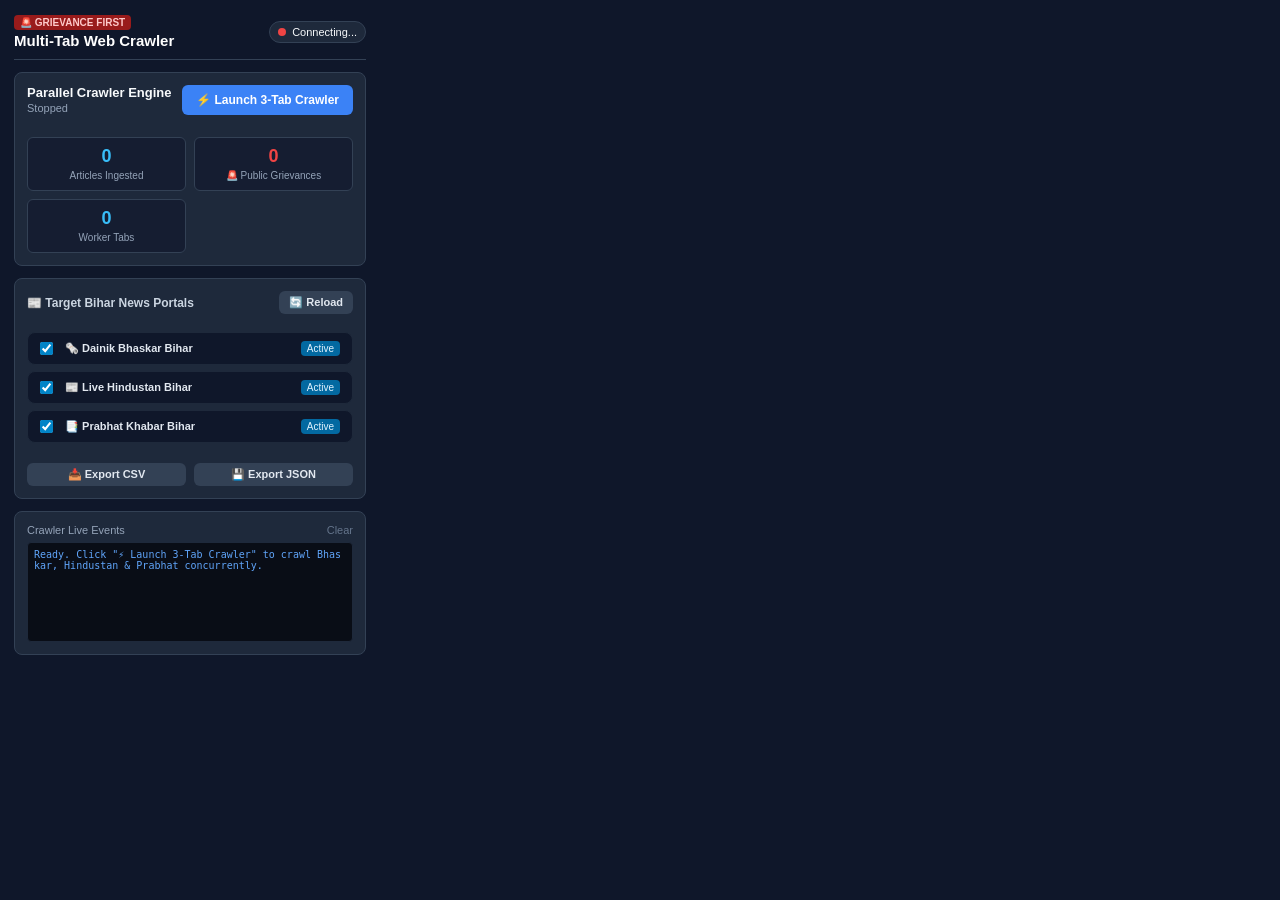
<file: extensions/bihar_news_scraper/popup.html>
<!DOCTYPE html>
<html lang="en">
<head>
  <meta charset="UTF-8">
  <title>Bihar News Multi-Tab Grievance Crawler</title>
  <link rel="stylesheet" href="popup.css">
  <style>
    .portal-list {
      display: flex;
      flex-direction: column;
      gap: 6px;
      margin-top: 8px;
    }
    .portal-item {
      display: flex;
      align-items: center;
      justify-content: space-between;
      background: #0f172a;
      padding: 8px 12px;
      border-radius: 8px;
      border: 1px solid #1e293b;
      font-size: 11px;
    }
    .portal-name {
      font-weight: 600;
      color: #e2e8f0;
      display: flex;
      align-items: center;
      gap: 6px;
    }
    .portal-badge {
      font-size: 10px;
      padding: 2px 6px;
      border-radius: 4px;
      background: #0369a1;
      color: #e0f2fe;
    }
    .grievance-highlight {
      color: #ef4444 !important;
      font-weight: 700 !important;
    }
  </style>
</head>
<body>
  <div class="popup-container">
    <header class="header">
      <div class="header-left">
        <span class="badge-tag" style="background: #991b1b; color: #fecaca;">🚨 GRIEVANCE FIRST</span>
        <h2>Multi-Tab Web Crawler</h2>
      </div>
      <div class="status-indicator" id="wsStatus">
        <span class="dot"></span>
        <span id="wsStatusText">Connecting...</span>
      </div>
    </header>

    <!-- Master Controls -->
    <div class="card control-card">
      <div class="toggle-row">
        <div>
          <span class="label-title">Parallel Crawler Engine</span>
          <span class="label-sub" id="scrapeStateLabel">Stopped</span>
        </div>
        <button id="toggleScrapeBtn" class="btn btn-primary">⚡ Launch 3-Tab Crawler</button>
      </div>

      <div class="stats-grid" style="margin-top: 12px;">
        <div class="stat-box">
          <span class="stat-num" id="totalScrapedCount">0</span>
          <span class="stat-name">Articles Ingested</span>
        </div>
        <div class="stat-box">
          <span class="stat-num grievance-highlight" id="totalGrievanceCount">0</span>
          <span class="stat-name">🚨 Public Grievances</span>
        </div>
        <div class="stat-box">
          <span class="stat-num" id="activeTabsCount">0</span>
          <span class="stat-name">Worker Tabs</span>
        </div>
      </div>
    </div>

    <!-- Multi-Website Portal Matrix -->
    <div class="card test-card">
      <div class="card-header" style="display: flex; align-items: center; justify-content: space-between;">
        <h3>📰 Target Bihar News Portals</h3>
        <button id="reloadExtBtn" class="btn btn-secondary btn-sm" title="Reload extension to apply latest code updates">🔄 Reload</button>
      </div>
      <div class="portal-list">
        <div class="portal-item">
          <label class="portal-name">
            <input type="checkbox" id="chkBhaskar" checked style="accent-color: #0284c7; margin-right: 6px;">
            🗞️ Dainik Bhaskar Bihar
          </label>
          <span class="portal-badge" id="badgeBhaskar">Active</span>
        </div>
        <div class="portal-item">
          <label class="portal-name">
            <input type="checkbox" id="chkHindustan" checked style="accent-color: #0284c7; margin-right: 6px;">
            📰 Live Hindustan Bihar
          </label>
          <span class="portal-badge" id="badgeHindustan">Active</span>
        </div>
        <div class="portal-item">
          <label class="portal-name">
            <input type="checkbox" id="chkPrabhat" checked style="accent-color: #0284c7; margin-right: 6px;">
            📑 Prabhat Khabar Bihar
          </label>
          <span class="portal-badge" id="badgePrabhat">Active</span>
        </div>
      </div>
      <div style="display: flex; gap: 8px; margin-top: 10px;">
        <button id="exportCsvBtn" class="btn btn-secondary btn-sm" style="flex: 1;">📥 Export CSV</button>
        <button id="exportJsonBtn" class="btn btn-secondary btn-sm" style="flex: 1;">💾 Export JSON</button>
      </div>
    </div>

    <!-- Extension Logs -->
    <div class="card logs-card">
      <div class="logs-header">
        <span>Crawler Live Events</span>
        <span class="logs-clear" id="clearLogsBtn">Clear</span>
      </div>
      <div class="logs-console" id="logsConsole">
        <div class="log-line info">Ready. Click "⚡ Launch 3-Tab Crawler" to crawl Bhaskar, Hindustan & Prabhat concurrently.</div>
      </div>
    </div>
  </div>

  <script src="popup.js"></script>
</body>
</html>
</file>
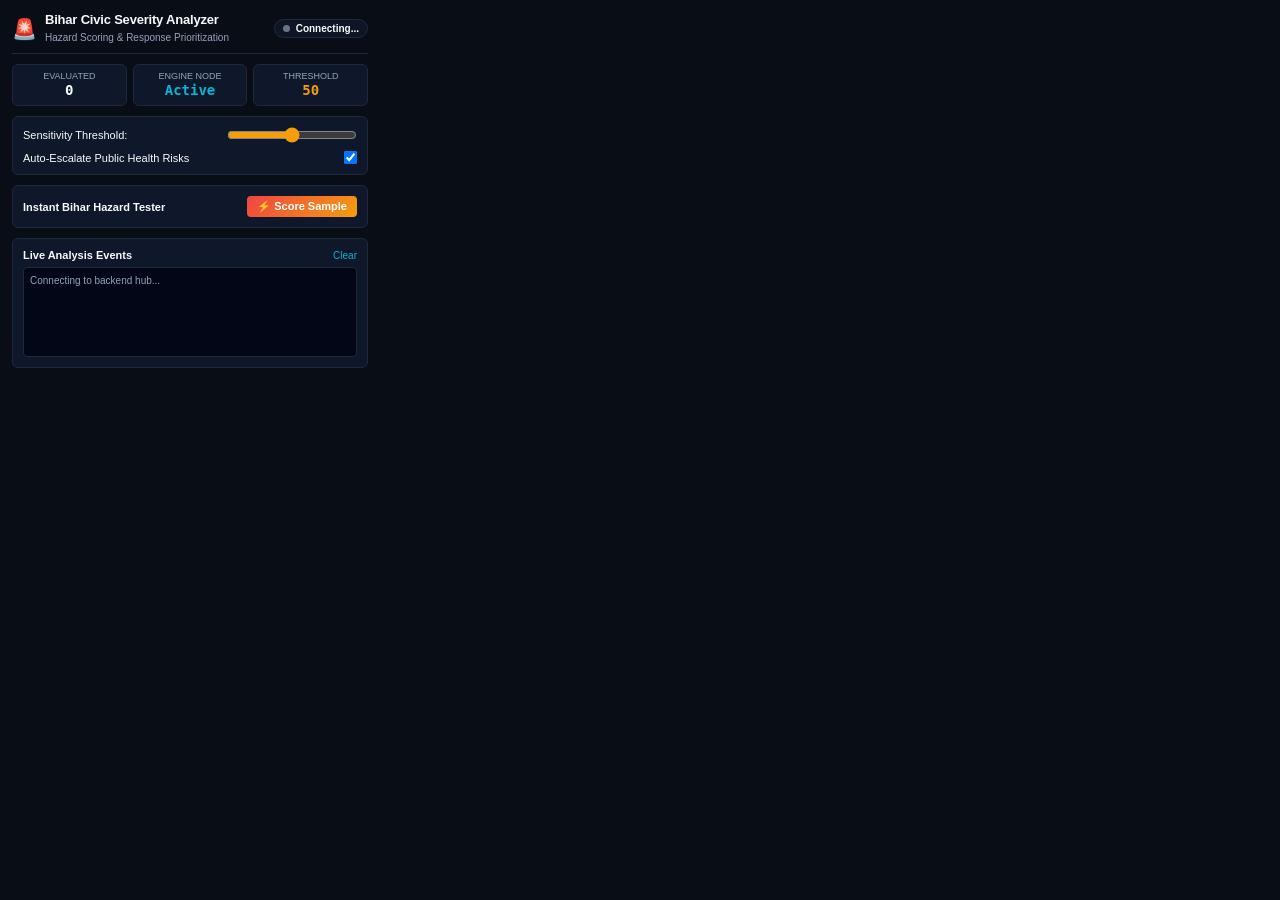
<file: extensions/civic_severity_scorer/popup.html>
<!DOCTYPE html>
<html lang="en">
<head>
  <meta charset="UTF-8">
  <title>Civic Priority & Severity Analyzer</title>
  <link rel="stylesheet" href="popup.css">
</head>
<body>
  <div class="popup-container">
    <!-- Header -->
    <header class="header">
      <div class="brand">
        <span class="icon">🚨</span>
        <div>
          <h2>Bihar Civic Severity Analyzer</h2>
          <span class="subtitle">Hazard Scoring & Response Prioritization</span>
        </div>
      </div>
      <div class="status-indicator">
        <span class="status-dot" id="wsStatus"></span>
        <span class="status-text" id="wsStatusText">Connecting...</span>
      </div>
    </header>

    <!-- Metrics Bar -->
    <div class="metrics-grid">
      <div class="metric-card">
        <span class="metric-label">Evaluated</span>
        <span class="metric-value" id="totalScoredCount">0</span>
      </div>
      <div class="metric-card">
        <span class="metric-label">Engine Node</span>
        <span class="metric-value text-accent">Active</span>
      </div>
      <div class="metric-card">
        <span class="metric-label">Threshold</span>
        <span class="metric-value text-warning" id="thresholdValue">50</span>
      </div>
    </div>

    <!-- Controls -->
    <section class="controls-card">
      <div class="control-row">
        <label for="thresholdSlider">Sensitivity Threshold:</label>
        <input type="range" id="thresholdSlider" min="10" max="90" value="50">
      </div>
      <div class="control-row" style="margin-top: 8px;">
        <label for="autoHealthToggle" style="font-size: 11px;">Auto-Escalate Public Health Risks</label>
        <input type="checkbox" id="autoHealthToggle" checked>
      </div>
    </section>

    <!-- Standalone Test Box -->
    <section class="test-card">
      <div class="test-header">
        <span>Instant Bihar Hazard Tester</span>
        <button id="runSampleScoreBtn" class="btn btn-primary btn-sm">⚡ Score Sample</button>
      </div>
      <div id="testOutputBox" class="test-output hidden">
        <div class="score-banner">
          <div class="score-circle" id="scoreCircle">88</div>
          <div class="score-details">
            <span class="badge" id="priorityBadge">CRITICAL_DISASTER</span>
            <span class="category-text" id="categoryText">INFRASTRUCTURE_HAZARD</span>
          </div>
        </div>
        <div class="recs-box">
          <strong>Recommended Mitigation:</strong>
          <ul id="recommendationsList"></ul>
        </div>
      </div>
    </section>

    <!-- Console Logs -->
    <section class="logs-card">
      <div class="logs-header">
        <span>Live Analysis Events</span>
        <button id="clearLogsBtn" class="btn-link">Clear</button>
      </div>
      <div class="logs-console" id="logsConsole">
        <div class="log-line info">Connecting to backend hub...</div>
      </div>
    </section>
  </div>

  <script src="popup.js"></script>
</body>
</html>
</file>
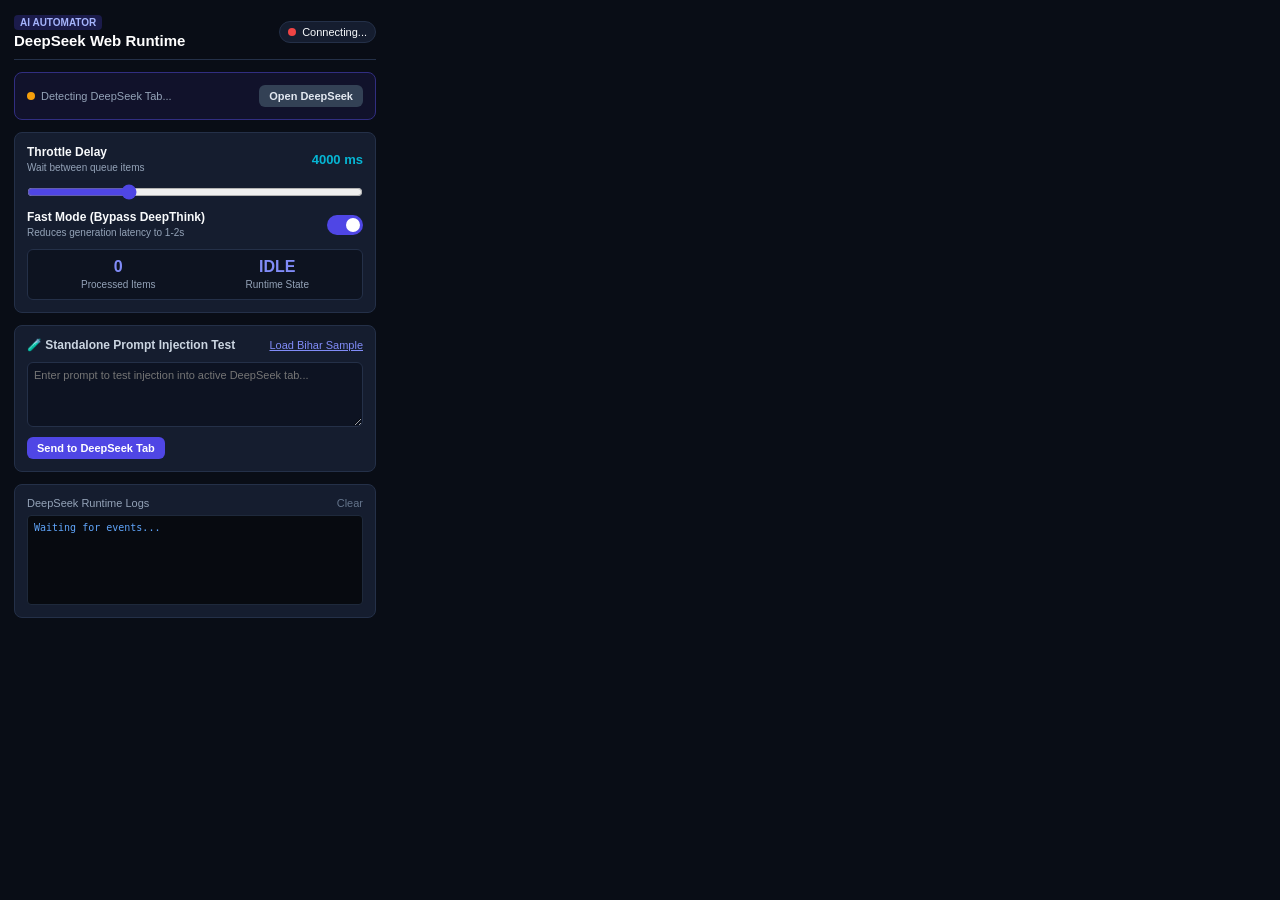
<file: extensions/deepseek_automator/popup.html>
<!DOCTYPE html>
<html lang="en">
<head>
  <meta charset="UTF-8">
  <title>DeepSeek AI Automator</title>
  <link rel="stylesheet" href="popup.css">
</head>
<body>
  <div class="popup-container">
    <header class="header">
      <div class="header-left">
        <span class="badge-tag">AI AUTOMATOR</span>
        <h2>DeepSeek Web Runtime</h2>
      </div>
      <div class="status-indicator" id="wsStatus">
        <span class="dot"></span>
        <span id="wsStatusText">Connecting...</span>
      </div>
    </header>

    <!-- DeepSeek Tab Status Banner -->
    <div class="card tab-card" id="tabStatusCard">
      <div class="tab-status-row">
        <div class="tab-indicator" id="tabIndicator">
          <span class="dot-tab"></span>
          <span id="tabStatusLabel">Detecting DeepSeek Tab...</span>
        </div>
        <button id="openDeepSeekBtn" class="btn btn-secondary btn-sm">Open DeepSeek</button>
      </div>
    </div>

    <!-- Processing Settings -->
    <div class="card control-card">
      <div class="setting-row">
        <div class="label-group">
          <span class="label-title">Throttle Delay</span>
          <span class="label-sub">Wait between queue items</span>
        </div>
        <span id="throttleValue" class="highlight-val">4000 ms</span>
      </div>
      <input type="range" id="throttleSlider" min="1500" max="10000" step="500" value="4000">

      <div class="setting-toggle-row">
        <div>
          <span class="label-title">Fast Mode (Bypass DeepThink)</span>
          <span class="label-sub">Reduces generation latency to 1-2s</span>
        </div>
        <label class="switch">
          <input type="checkbox" id="disableDeepThinkToggle" checked>
          <span class="slider-toggle"></span>
        </label>
      </div>

      <div class="stats-row">
        <div class="stat-item">
          <span class="num" id="totalProcessedCount">0</span>
          <span class="lbl">Processed Items</span>
        </div>
        <div class="stat-item">
          <span class="num" id="aiStatusState">IDLE</span>
          <span class="lbl">Runtime State</span>
        </div>
      </div>
    </div>

    <!-- Standalone Test Box -->
    <div class="card test-card">
      <div class="card-header">
        <h3>🧪 Standalone Prompt Injection Test</h3>
        <button id="loadSamplePromptBtn" class="btn-link">Load Bihar Sample</button>
      </div>
      <textarea id="testPromptInput" placeholder="Enter prompt to test injection into active DeepSeek tab..."></textarea>
      <div class="test-action-row">
        <button id="runTestPromptBtn" class="btn btn-primary btn-sm">Send to DeepSeek Tab</button>
        <span id="testTimerLabel" class="timer-label"></span>
      </div>
      <div id="testOutputContainer" class="test-output hidden">
        <span class="output-title">DeepSeek Output:</span>
        <pre id="testOutputPre"></pre>
      </div>
    </div>

    <!-- Logs -->
    <div class="card logs-card">
      <div class="logs-header">
        <span>DeepSeek Runtime Logs</span>
        <span class="logs-clear" id="clearLogsBtn">Clear</span>
      </div>
      <div class="logs-console" id="logsConsole">
        <div class="log-line info">Waiting for events...</div>
      </div>
    </div>
  </div>

  <script src="popup.js"></script>
</body>
</html>
</file>
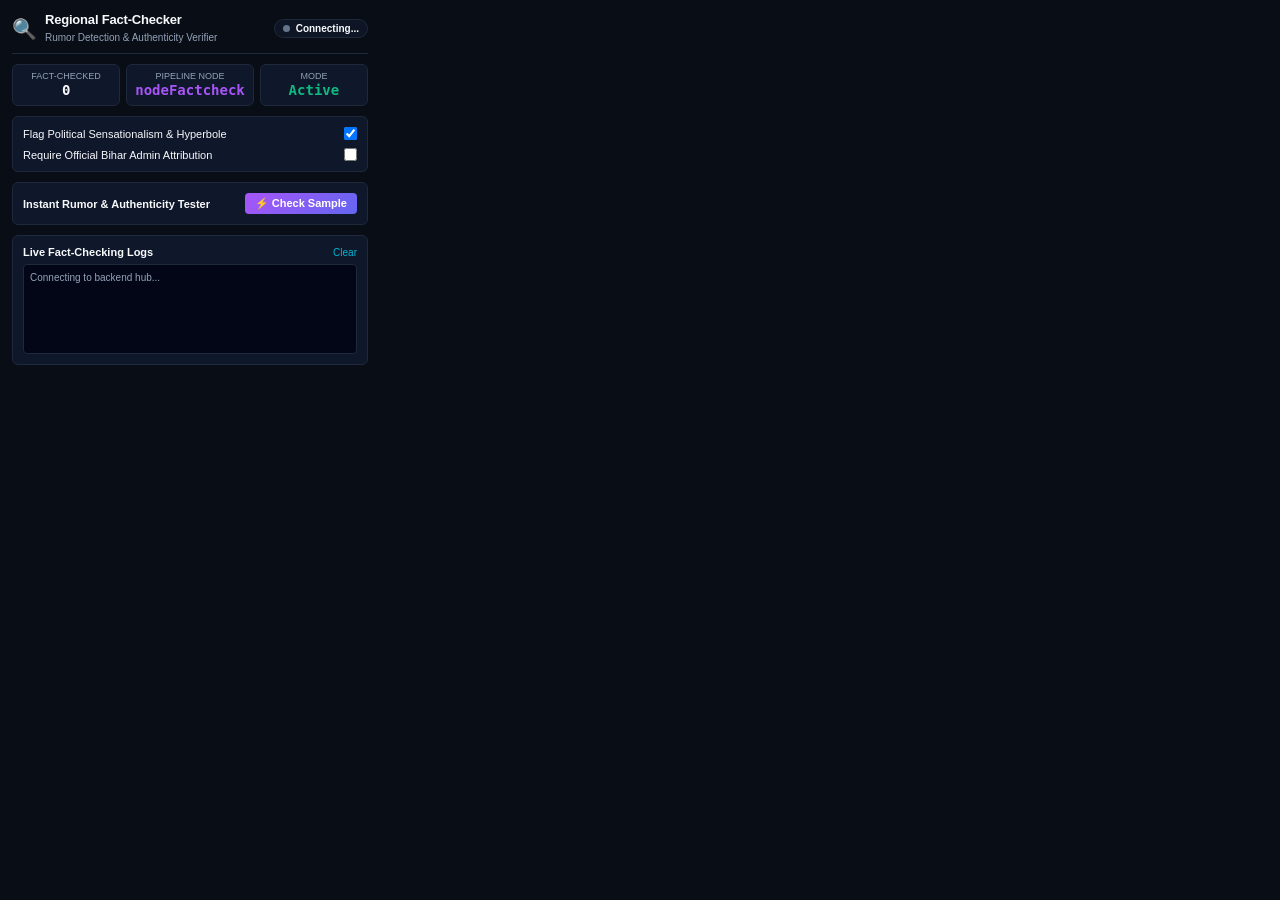
<file: extensions/regional_fact_checker/popup.html>
<!DOCTYPE html>
<html lang="en">
<head>
  <meta charset="UTF-8">
  <title>Regional Fact-Checker & Authenticity Ext</title>
  <link rel="stylesheet" href="popup.css">
</head>
<body>
  <div class="popup-container">
    <!-- Header -->
    <header class="header">
      <div class="brand">
        <span class="icon">🔍</span>
        <div>
          <h2>Regional Fact-Checker</h2>
          <span class="subtitle">Rumor Detection & Authenticity Verifier</span>
        </div>
      </div>
      <div class="status-indicator">
        <span class="status-dot" id="wsStatus"></span>
        <span class="status-text" id="wsStatusText">Connecting...</span>
      </div>
    </header>

    <!-- Metrics Bar -->
    <div class="metrics-grid">
      <div class="metric-card">
        <span class="metric-label">Fact-Checked</span>
        <span class="metric-value" id="totalCheckedCount">0</span>
      </div>
      <div class="metric-card">
        <span class="metric-label">Pipeline Node</span>
        <span class="metric-value text-accent">nodeFactcheck</span>
      </div>
      <div class="metric-card">
        <span class="metric-label">Mode</span>
        <span class="metric-value text-emerald">Active</span>
      </div>
    </div>

    <!-- Controls -->
    <section class="controls-card">
      <div class="control-row">
        <label for="flagClickbaitToggle">Flag Political Sensationalism & Hyperbole</label>
        <input type="checkbox" id="flagClickbaitToggle" checked>
      </div>
      <div class="control-row" style="margin-top: 8px;">
        <label for="strictOfficialToggle">Require Official Bihar Admin Attribution</label>
        <input type="checkbox" id="strictOfficialToggle">
      </div>
    </section>

    <!-- Standalone Test Box -->
    <section class="test-card">
      <div class="test-header">
        <span>Instant Rumor & Authenticity Tester</span>
        <button id="runFactcheckTestBtn" class="btn btn-primary btn-sm">⚡ Check Sample</button>
      </div>
      <div id="testOutputBox" class="test-output hidden">
        <div class="verdict-banner">
          <div class="score-pill" id="credibilityPill">Score: 45</div>
          <span class="badge" id="verdictBadge">UNVERIFIED_RUMOR</span>
        </div>
        <p class="notes-text" id="verificationNotes">Lacks official administrative confirmation.</p>
      </div>
    </section>

    <!-- Console Logs -->
    <section class="logs-card">
      <div class="logs-header">
        <span>Live Fact-Checking Logs</span>
        <button id="clearLogsBtn" class="btn-link">Clear</button>
      </div>
      <div class="logs-console" id="logsConsole">
        <div class="log-line info">Connecting to backend hub...</div>
      </div>
    </section>
  </div>

  <script src="popup.js"></script>
</body>
</html>
</file>
<file: extensions/bihar_news_scraper/popup.css>
:root {
  --bg-dark: #0f172a;
  --card-bg: #1e293b;
  --card-border: #334155;
  --primary: #3b82f6;
  --primary-hover: #2563eb;
  --accent-green: #10b981;
  --accent-amber: #f59e0b;
  --accent-red: #ef4444;
  --text-main: #f8fafc;
  --text-muted: #94a3b8;
  --font-family: -apple-system, BlinkMacSystemFont, "Segoe UI", Roboto, sans-serif;
}

* {
  box-sizing: border-box;
  margin: 0;
  padding: 0;
}

body {
  width: 380px;
  background-color: var(--bg-dark);
  color: var(--text-main);
  font-family: var(--font-family);
  font-size: 13px;
  user-select: none;
}

.popup-container {
  padding: 14px;
  display: flex;
  flex-direction: column;
  gap: 12px;
}

.header {
  display: flex;
  justify-content: space-between;
  align-items: center;
  border-bottom: 1px solid var(--card-border);
  padding-bottom: 10px;
}

.badge-tag {
  display: inline-block;
  background: rgba(59, 130, 246, 0.2);
  color: #60a5fa;
  font-size: 10px;
  font-weight: 700;
  padding: 2px 6px;
  border-radius: 4px;
  margin-bottom: 2px;
}

.header h2 {
  font-size: 15px;
  font-weight: 600;
  color: #fff;
}

.status-indicator {
  display: flex;
  align-items: center;
  gap: 6px;
  font-size: 11px;
  padding: 4px 8px;
  background: #1e293b;
  border-radius: 12px;
  border: 1px solid var(--card-border);
}

.status-indicator .dot {
  width: 8px;
  height: 8px;
  border-radius: 50%;
  background-color: var(--accent-red);
}

.status-indicator.connected .dot {
  background-color: var(--accent-green);
  box-shadow: 0 0 8px rgba(16, 185, 129, 0.6);
}

.status-indicator.connected {
  border-color: rgba(16, 185, 129, 0.4);
}

.card {
  background: var(--card-bg);
  border: 1px solid var(--card-border);
  border-radius: 8px;
  padding: 12px;
  display: flex;
  flex-direction: column;
  gap: 10px;
}

.toggle-row {
  display: flex;
  justify-content: space-between;
  align-items: center;
}

.label-title {
  display: block;
  font-weight: 600;
  font-size: 13px;
}

.label-sub {
  font-size: 11px;
  color: var(--text-muted);
}

.btn {
  cursor: pointer;
  border: none;
  border-radius: 6px;
  font-weight: 600;
  padding: 8px 14px;
  transition: all 0.2s ease;
  font-size: 12px;
}

.btn-primary {
  background: var(--primary);
  color: white;
}

.btn-primary:hover {
  background: var(--primary-hover);
}

.btn-primary.running {
  background: var(--accent-amber);
  color: #111;
}

.btn-secondary {
  background: #334155;
  color: #e2e8f0;
}

.btn-secondary:hover {
  background: #475569;
}

.btn-sm {
  padding: 5px 10px;
  font-size: 11px;
}

.slider-row {
  display: flex;
  flex-direction: column;
  gap: 4px;
}

.slider-header {
  display: flex;
  justify-content: space-between;
  font-size: 11px;
  color: var(--text-muted);
}

.highlight-val {
  color: #60a5fa;
  font-weight: bold;
}

input[type="range"] {
  width: 100%;
  accent-color: var(--primary);
  cursor: pointer;
}

.stats-grid {
  display: grid;
  grid-template-columns: 1fr 1fr;
  gap: 8px;
  margin-top: 4px;
}

.stat-box {
  background: rgba(15, 23, 42, 0.6);
  border: 1px solid var(--card-border);
  border-radius: 6px;
  padding: 8px;
  text-align: center;
}

.stat-num {
  display: block;
  font-size: 18px;
  font-weight: 700;
  color: #38bdf8;
}

.stat-name {
  font-size: 10px;
  color: var(--text-muted);
}

.card-header {
  display: flex;
  justify-content: space-between;
  align-items: center;
}

.card-header h3 {
  font-size: 12px;
  font-weight: 600;
  color: #cbd5e1;
}

.test-result {
  background: rgba(15, 23, 42, 0.8);
  border: 1px solid var(--card-border);
  border-radius: 6px;
  padding: 10px;
  display: flex;
  flex-direction: column;
  gap: 6px;
}

.test-result.hidden {
  display: none;
}

.preview-media {
  position: relative;
  width: 100%;
  height: 110px;
  border-radius: 4px;
  overflow: hidden;
  background: #000;
}

.preview-media img {
  width: 100%;
  height: 100%;
  object-fit: cover;
}

.img-badge {
  position: absolute;
  top: 6px;
  right: 6px;
  background: rgba(0, 0, 0, 0.75);
  font-size: 9px;
  padding: 2px 6px;
  border-radius: 3px;
  color: #38bdf8;
  font-family: monospace;
}

.test-title {
  font-size: 12px;
  font-weight: 600;
  line-height: 1.3;
}

.test-snippet {
  font-size: 11px;
  color: var(--text-muted);
  line-height: 1.3;
  display: -webkit-box;
  -webkit-line-clamp: 2;
  -webkit-box-orient: vertical;
  overflow: hidden;
}

.test-meta {
  display: flex;
  gap: 6px;
}

.tag {
  background: #334155;
  color: #94a3b8;
  font-size: 9px;
  padding: 2px 6px;
  border-radius: 3px;
}

.logs-card {
  gap: 6px;
}

.logs-header {
  display: flex;
  justify-content: space-between;
  font-size: 11px;
  color: var(--text-muted);
}

.logs-clear {
  cursor: pointer;
  color: #64748b;
}

.logs-clear:hover {
  color: #cbd5e1;
}

.logs-console {
  height: 100px;
  background: #090d16;
  border: 1px solid #1e293b;
  border-radius: 4px;
  padding: 6px;
  font-family: monospace;
  font-size: 10px;
  overflow-y: auto;
  display: flex;
  flex-direction: column;
  gap: 4px;
}

.log-line {
  color: #94a3b8;
  word-break: break-all;
}

.log-line.info { color: #60a5fa; }
.log-line.success { color: #34d399; }
.log-line.warn { color: #fbbf24; }
.log-line.error { color: #f87171; }
</file>
<file: extensions/civic_severity_scorer/popup.css>
:root {
  --bg-dark: #090d16;
  --bg-card: #0f172a;
  --border-color: #1e293b;
  --accent-red: #ef4444;
  --accent-amber: #f59e0b;
  --accent-cyan: #06b6d4;
  --accent-emerald: #10b981;
  --text-main: #f8fafc;
  --text-muted: #94a3b8;
  --font-mono: "Fira Code", monospace;
}

* {
  box-sizing: border-box;
  margin: 0;
  padding: 0;
  font-family: -apple-system, BlinkMacSystemFont, "Segoe UI", Roboto, sans-serif;
}

body {
  width: 380px;
  background-color: var(--bg-dark);
  color: var(--text-main);
  padding: 12px;
}

.popup-container {
  display: flex;
  flex-direction: column;
  gap: 10px;
}

.header {
  display: flex;
  justify-content: space-between;
  align-items: center;
  border-bottom: 1px solid var(--border-color);
  padding-bottom: 8px;
}

.brand {
  display: flex;
  align-items: center;
  gap: 8px;
}

.icon {
  font-size: 20px;
}

h2 {
  font-size: 13px;
  font-weight: 700;
  letter-spacing: -0.2px;
}

.subtitle {
  font-size: 10px;
  color: var(--text-muted);
}

.status-indicator {
  display: flex;
  align-items: center;
  gap: 6px;
  background: rgba(15, 23, 42, 0.8);
  border: 1px solid var(--border-color);
  padding: 3px 8px;
  border-radius: 12px;
}

.status-dot {
  width: 7px;
  height: 7px;
  border-radius: 50%;
  background-color: #64748b;
}

.status-dot.connected {
  background-color: var(--accent-emerald);
  box-shadow: 0 0 6px var(--accent-emerald);
}

.status-text {
  font-size: 10px;
  font-weight: 600;
}

.metrics-grid {
  display: grid;
  grid-template-columns: repeat(3, 1fr);
  gap: 6px;
}

.metric-card {
  background: var(--bg-card);
  border: 1px solid var(--border-color);
  border-radius: 6px;
  padding: 6px 8px;
  text-align: center;
}

.metric-label {
  display: block;
  font-size: 9px;
  color: var(--text-muted);
  text-transform: uppercase;
}

.metric-value {
  font-size: 14px;
  font-weight: 700;
  font-family: var(--font-mono);
}

.text-accent { color: var(--accent-cyan); }
.text-warning { color: var(--accent-amber); }

.controls-card, .test-card, .logs-card {
  background: var(--bg-card);
  border: 1px solid var(--border-color);
  border-radius: 6px;
  padding: 10px;
}

.control-row {
  display: flex;
  justify-content: space-between;
  align-items: center;
  font-size: 11px;
}

input[type="range"] {
  accent-color: var(--accent-amber);
  width: 130px;
}

.test-header {
  display: flex;
  justify-content: space-between;
  align-items: center;
  font-size: 11px;
  font-weight: 600;
}

.btn {
  border: none;
  border-radius: 4px;
  padding: 4px 10px;
  font-size: 11px;
  font-weight: 600;
  cursor: pointer;
  transition: all 0.2s;
}

.btn-primary {
  background: linear-gradient(135deg, #ef4444, #f59e0b);
  color: white;
}

.btn-primary:hover {
  opacity: 0.9;
}

.btn-link {
  background: none;
  border: none;
  color: var(--accent-cyan);
  font-size: 10px;
  cursor: pointer;
}

.test-output {
  margin-top: 8px;
  background: #020617;
  border: 1px solid #334155;
  border-radius: 6px;
  padding: 8px;
}

.test-output.hidden { display: none; }

.score-banner {
  display: flex;
  align-items: center;
  gap: 10px;
  margin-bottom: 6px;
}

.score-circle {
  width: 36px;
  height: 36px;
  border-radius: 50%;
  background: #7f1d1d;
  color: #fca5a5;
  border: 2px solid #ef4444;
  display: flex;
  align-items: center;
  justify-content: center;
  font-size: 16px;
  font-weight: 800;
  font-family: var(--font-mono);
}

.badge {
  display: inline-block;
  background: #ef4444;
  color: white;
  font-size: 9px;
  font-weight: 700;
  padding: 2px 6px;
  border-radius: 3px;
}

.category-text {
  display: block;
  font-size: 10px;
  color: var(--text-muted);
  margin-top: 2px;
}

.recs-box {
  font-size: 10px;
  color: #cbd5e1;
  border-top: 1px dashed #334155;
  padding-top: 6px;
}

.recs-box ul {
  padding-left: 14px;
  margin-top: 4px;
}

.logs-header {
  display: flex;
  justify-content: space-between;
  align-items: center;
  font-size: 11px;
  font-weight: 600;
  margin-bottom: 6px;
}

.logs-console {
  background: #020617;
  border: 1px solid #1e293b;
  border-radius: 4px;
  height: 90px;
  overflow-y: auto;
  padding: 6px;
  font-family: var(--font-mono);
  font-size: 10px;
}

.log-line {
  line-height: 1.4;
  margin-bottom: 2px;
}

.log-line.info { color: #94a3b8; }
.log-line.success { color: var(--accent-emerald); }
.log-line.warn { color: var(--accent-amber); }
.log-line.error { color: var(--accent-red); }
</file>
<file: extensions/deepseek_automator/popup.css>
:root {
  --bg-dark: #090d16;
  --card-bg: #151d2f;
  --card-border: #243048;
  --primary: #4f46e5;
  --primary-hover: #4338ca;
  --accent-cyan: #06b6d4;
  --accent-green: #10b981;
  --accent-amber: #f59e0b;
  --accent-red: #ef4444;
  --text-main: #f8fafc;
  --text-muted: #94a3b8;
  --font-family: -apple-system, BlinkMacSystemFont, "Segoe UI", Roboto, sans-serif;
}

* {
  box-sizing: border-box;
  margin: 0;
  padding: 0;
}

body {
  width: 390px;
  background-color: var(--bg-dark);
  color: var(--text-main);
  font-family: var(--font-family);
  font-size: 13px;
  user-select: none;
}

.popup-container {
  padding: 14px;
  display: flex;
  flex-direction: column;
  gap: 12px;
}

.header {
  display: flex;
  justify-content: space-between;
  align-items: center;
  border-bottom: 1px solid var(--card-border);
  padding-bottom: 10px;
}

.badge-tag {
  display: inline-block;
  background: rgba(79, 70, 229, 0.25);
  color: #a5b4fc;
  font-size: 10px;
  font-weight: 700;
  padding: 2px 6px;
  border-radius: 4px;
  margin-bottom: 2px;
}

.header h2 {
  font-size: 15px;
  font-weight: 600;
  color: #fff;
}

.status-indicator {
  display: flex;
  align-items: center;
  gap: 6px;
  font-size: 11px;
  padding: 4px 8px;
  background: var(--card-bg);
  border-radius: 12px;
  border: 1px solid var(--card-border);
}

.status-indicator .dot {
  width: 8px;
  height: 8px;
  border-radius: 50%;
  background-color: var(--accent-red);
}

.status-indicator.connected .dot {
  background-color: var(--accent-green);
  box-shadow: 0 0 8px rgba(16, 185, 129, 0.6);
}

.card {
  background: var(--card-bg);
  border: 1px solid var(--card-border);
  border-radius: 8px;
  padding: 12px;
  display: flex;
  flex-direction: column;
  gap: 10px;
}

.tab-card {
  border-color: #312e81;
  background: rgba(30, 27, 75, 0.4);
}

.tab-status-row {
  display: flex;
  justify-content: space-between;
  align-items: center;
}

.tab-indicator {
  display: flex;
  align-items: center;
  gap: 6px;
  font-size: 11px;
  color: var(--text-muted);
}

.dot-tab {
  width: 8px;
  height: 8px;
  border-radius: 50%;
  background: var(--accent-amber);
}

.tab-indicator.active .dot-tab {
  background: var(--accent-green);
  box-shadow: 0 0 6px var(--accent-green);
}

.tab-indicator.active {
  color: #a7f3d0;
  font-weight: 500;
}

.setting-row, .setting-toggle-row {
  display: flex;
  justify-content: space-between;
  align-items: center;
}

.label-title {
  display: block;
  font-weight: 600;
  font-size: 12px;
}

.label-sub {
  font-size: 10px;
  color: var(--text-muted);
}

.highlight-val {
  color: var(--accent-cyan);
  font-weight: bold;
}

input[type="range"] {
  width: 100%;
  accent-color: var(--primary);
  cursor: pointer;
}

.switch {
  position: relative;
  display: inline-block;
  width: 36px;
  height: 20px;
}

.switch input {
  opacity: 0;
  width: 0;
  height: 0;
}

.slider-toggle {
  position: absolute;
  cursor: pointer;
  top: 0; left: 0; right: 0; bottom: 0;
  background-color: #334155;
  transition: .3s;
  border-radius: 20px;
}

.slider-toggle:before {
  position: absolute;
  content: "";
  height: 14px;
  width: 14px;
  left: 3px;
  bottom: 3px;
  background-color: white;
  transition: .3s;
  border-radius: 50%;
}

input:checked + .slider-toggle {
  background-color: var(--primary);
}

input:checked + .slider-toggle:before {
  transform: translateX(16px);
}

.stats-row {
  display: flex;
  justify-content: space-around;
  background: rgba(10, 15, 26, 0.7);
  padding: 8px;
  border-radius: 6px;
  border: 1px solid var(--card-border);
}

.stat-item {
  text-align: center;
}

.stat-item .num {
  display: block;
  font-size: 16px;
  font-weight: 700;
  color: #818cf8;
}

.stat-item .lbl {
  font-size: 10px;
  color: var(--text-muted);
}

.card-header {
  display: flex;
  justify-content: space-between;
  align-items: center;
}

.card-header h3 {
  font-size: 12px;
  font-weight: 600;
  color: #cbd5e1;
}

.btn-link {
  background: none;
  border: none;
  color: #818cf8;
  font-size: 11px;
  cursor: pointer;
  text-decoration: underline;
}

textarea {
  width: 100%;
  height: 65px;
  background: #0d1322;
  border: 1px solid var(--card-border);
  border-radius: 6px;
  color: #fff;
  padding: 6px;
  font-family: var(--font-family);
  font-size: 11px;
  resize: vertical;
}

textarea:focus {
  outline: none;
  border-color: var(--primary);
}

.test-action-row {
  display: flex;
  justify-content: space-between;
  align-items: center;
}

.timer-label {
  font-size: 11px;
  color: #60a5fa;
  font-family: monospace;
}

.test-output {
  background: #080c14;
  border: 1px solid #1e293b;
  border-radius: 4px;
  padding: 8px;
  max-height: 120px;
  overflow-y: auto;
  font-family: monospace;
  font-size: 10px;
}

.test-output.hidden {
  display: none;
}

.output-title {
  display: block;
  color: #38bdf8;
  margin-bottom: 4px;
  font-weight: 600;
}

pre {
  white-space: pre-wrap;
  word-break: break-all;
  color: #a5f3fc;
}

.btn {
  cursor: pointer;
  border: none;
  border-radius: 6px;
  font-weight: 600;
  padding: 8px 12px;
  font-size: 12px;
  transition: all 0.2s;
}

.btn-primary {
  background: var(--primary);
  color: white;
}

.btn-primary:hover {
  background: var(--primary-hover);
}

.btn-secondary {
  background: #334155;
  color: #e2e8f0;
}

.btn-secondary:hover {
  background: #475569;
}

.btn-sm {
  padding: 5px 10px;
  font-size: 11px;
}

.logs-card {
  gap: 6px;
}

.logs-header {
  display: flex;
  justify-content: space-between;
  font-size: 11px;
  color: var(--text-muted);
}

.logs-clear {
  cursor: pointer;
  color: #64748b;
}

.logs-clear:hover {
  color: #cbd5e1;
}

.logs-console {
  height: 90px;
  background: #070a10;
  border: 1px solid #1e293b;
  border-radius: 4px;
  padding: 6px;
  font-family: monospace;
  font-size: 10px;
  overflow-y: auto;
  display: flex;
  flex-direction: column;
  gap: 3px;
}

.log-line {
  color: #94a3b8;
  word-break: break-all;
}

.log-line.info { color: #60a5fa; }
.log-line.success { color: #34d399; }
.log-line.warn { color: #fbbf24; }
.log-line.error { color: #f87171; }
</file>
<file: extensions/regional_fact_checker/popup.css>
:root {
  --bg-dark: #090d16;
  --bg-card: #0f172a;
  --border-color: #1e293b;
  --accent-purple: #a855f7;
  --accent-cyan: #06b6d4;
  --accent-amber: #f59e0b;
  --accent-emerald: #10b981;
  --accent-red: #ef4444;
  --text-main: #f8fafc;
  --text-muted: #94a3b8;
  --font-mono: "Fira Code", monospace;
}

* {
  box-sizing: border-box;
  margin: 0;
  padding: 0;
  font-family: -apple-system, BlinkMacSystemFont, "Segoe UI", Roboto, sans-serif;
}

body {
  width: 380px;
  background-color: var(--bg-dark);
  color: var(--text-main);
  padding: 12px;
}

.popup-container {
  display: flex;
  flex-direction: column;
  gap: 10px;
}

.header {
  display: flex;
  justify-content: space-between;
  align-items: center;
  border-bottom: 1px solid var(--border-color);
  padding-bottom: 8px;
}

.brand {
  display: flex;
  align-items: center;
  gap: 8px;
}

.icon {
  font-size: 20px;
}

h2 {
  font-size: 13px;
  font-weight: 700;
  letter-spacing: -0.2px;
}

.subtitle {
  font-size: 10px;
  color: var(--text-muted);
}

.status-indicator {
  display: flex;
  align-items: center;
  gap: 6px;
  background: rgba(15, 23, 42, 0.8);
  border: 1px solid var(--border-color);
  padding: 3px 8px;
  border-radius: 12px;
}

.status-dot {
  width: 7px;
  height: 7px;
  border-radius: 50%;
  background-color: #64748b;
}

.status-dot.connected {
  background-color: var(--accent-emerald);
  box-shadow: 0 0 6px var(--accent-emerald);
}

.status-text {
  font-size: 10px;
  font-weight: 600;
}

.metrics-grid {
  display: grid;
  grid-template-columns: repeat(3, 1fr);
  gap: 6px;
}

.metric-card {
  background: var(--bg-card);
  border: 1px solid var(--border-color);
  border-radius: 6px;
  padding: 6px 8px;
  text-align: center;
}

.metric-label {
  display: block;
  font-size: 9px;
  color: var(--text-muted);
  text-transform: uppercase;
}

.metric-value {
  font-size: 14px;
  font-weight: 700;
  font-family: var(--font-mono);
}

.text-accent { color: var(--accent-purple); }
.text-emerald { color: var(--accent-emerald); }

.controls-card, .test-card, .logs-card {
  background: var(--bg-card);
  border: 1px solid var(--border-color);
  border-radius: 6px;
  padding: 10px;
}

.control-row {
  display: flex;
  justify-content: space-between;
  align-items: center;
  font-size: 11px;
}

.test-header {
  display: flex;
  justify-content: space-between;
  align-items: center;
  font-size: 11px;
  font-weight: 600;
}

.btn {
  border: none;
  border-radius: 4px;
  padding: 4px 10px;
  font-size: 11px;
  font-weight: 600;
  cursor: pointer;
}

.btn-primary {
  background: linear-gradient(135deg, #a855f7, #6366f1);
  color: white;
}

.btn-link {
  background: none;
  border: none;
  color: var(--accent-cyan);
  font-size: 10px;
  cursor: pointer;
}

.test-output {
  margin-top: 8px;
  background: #020617;
  border: 1px solid #334155;
  border-radius: 6px;
  padding: 8px;
}

.test-output.hidden { display: none; }

.verdict-banner {
  display: flex;
  align-items: center;
  gap: 8px;
  margin-bottom: 6px;
}

.score-pill {
  background: #1e1b4b;
  color: #c7d2fe;
  border: 1px solid #6366f1;
  font-size: 10px;
  font-weight: 700;
  padding: 2px 6px;
  border-radius: 4px;
  font-family: var(--font-mono);
}

.badge {
  display: inline-block;
  background: #f59e0b;
  color: black;
  font-size: 9px;
  font-weight: 800;
  padding: 2px 6px;
  border-radius: 3px;
}

.notes-text {
  font-size: 10px;
  color: #cbd5e1;
  line-height: 1.4;
}

.logs-header {
  display: flex;
  justify-content: space-between;
  align-items: center;
  font-size: 11px;
  font-weight: 600;
  margin-bottom: 6px;
}

.logs-console {
  background: #020617;
  border: 1px solid #1e293b;
  border-radius: 4px;
  height: 90px;
  overflow-y: auto;
  padding: 6px;
  font-family: var(--font-mono);
  font-size: 10px;
}

.log-line {
  line-height: 1.4;
  margin-bottom: 2px;
}

.log-line.info { color: #94a3b8; }
.log-line.success { color: var(--accent-emerald); }
.log-line.warn { color: var(--accent-amber); }
.log-line.error { color: var(--accent-red); }
</file>
